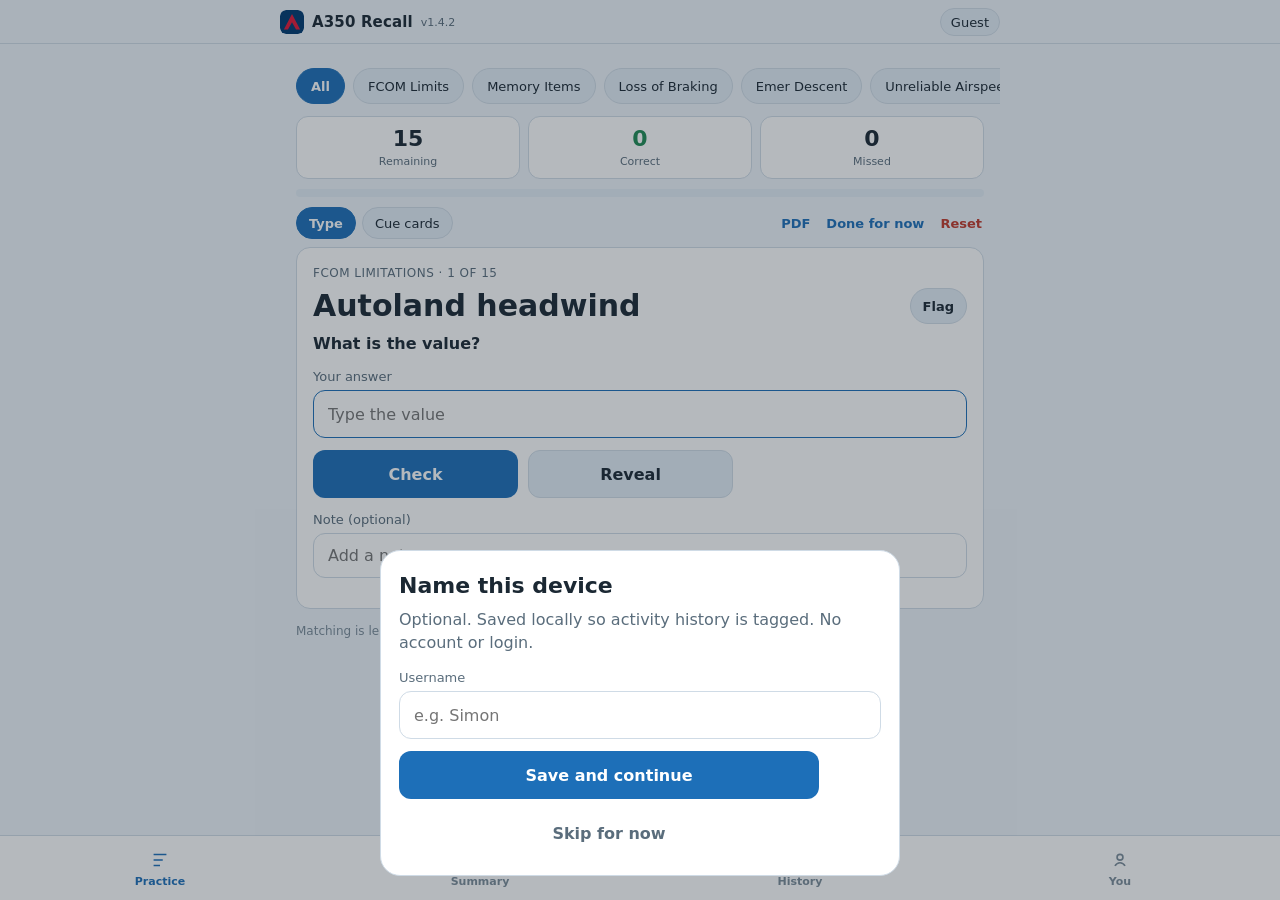
<file: index.html>
<!DOCTYPE html>
<html lang="en">
  <head>
    <meta charset="utf-8" />
    <meta
      name="viewport"
      content="width=device-width, initial-scale=1, viewport-fit=cover"
    />
    <meta name="theme-color" content="#eef4fa" />
    <meta name="apple-mobile-web-app-capable" content="yes" />
    <meta name="apple-mobile-web-app-status-bar-style" content="default" />
    <meta name="apple-mobile-web-app-title" content="A350 Recall" />
    <meta
      name="description"
      content="A350 memory-item recall trainer for phone and iPad. Training use only."
    />
    <title>A350 Recall</title>
    <link rel="manifest" href="./manifest.json" />
    <link rel="icon" href="./icons/icon-192.png" type="image/png" />
    <link rel="apple-touch-icon" href="./icons/apple-touch-icon.png" />
    <link rel="stylesheet" href="./css/app.css" />
  </head>
  <body>
    <div class="app">
      <header class="topbar">
        <div class="topbar-inner">
          <div class="brand">
            <img
              class="delta-icon"
              src="./icons/delta.svg"
              alt=""
              width="24"
              height="24"
            />
            <strong>A350 Recall</strong>
            <span id="app-version">v1.4.2</span>
          </div>
          <button class="user-chip" id="user-chip" data-tab="you" type="button">
            Guest
          </button>
        </div>
      </header>

      <main>
        <section class="page active" data-page="practice">
          <div id="chips" class="chips"></div>
          <div id="stats" class="stats"></div>
          <div id="progress" class="progress"></div>
          <div id="practice-body"></div>
        </section>

        <section class="page" data-page="summary">
          <div id="summary-body"></div>
        </section>

        <section class="page" data-page="history">
          <p class="kicker">Activity</p>
          <h2 style="margin-bottom: 14px">History</h2>
          <div id="history-body"></div>
        </section>

        <section class="page" data-page="you">
          <div id="you-body"></div>
        </section>
      </main>

      <nav class="bottom-nav">
        <button class="nav-btn active" data-tab="practice" type="button">
          <svg viewBox="0 0 24 24" fill="none" stroke="currentColor" stroke-width="1.8">
            <path d="M5 6h14M5 12h10M5 18h7" />
          </svg>
          Practice
        </button>
        <button class="nav-btn" data-tab="summary" type="button">
          <svg viewBox="0 0 24 24" fill="none" stroke="currentColor" stroke-width="1.8">
            <path d="M5 18V10M10 18V6M15 18v-7M20 18V8" />
          </svg>
          Summary
        </button>
        <button class="nav-btn" data-tab="history" type="button">
          <svg viewBox="0 0 24 24" fill="none" stroke="currentColor" stroke-width="1.8">
            <circle cx="12" cy="12" r="8" />
            <path d="M12 8v5l3 2" />
          </svg>
          History
        </button>
        <button class="nav-btn" data-tab="you" type="button">
          <svg viewBox="0 0 24 24" fill="none" stroke="currentColor" stroke-width="1.8">
            <circle cx="12" cy="9" r="3.2" />
            <path d="M6.5 18.5c1.4-2.4 3.3-3.5 5.5-3.5s4.1 1.1 5.5 3.5" />
          </svg>
          You
        </button>
      </nav>
    </div>

    <div class="sheet" id="onboard" hidden>
      <div class="sheet-card">
        <h2>Name this device</h2>
        <p>
          Optional. Saved locally so activity history is tagged. No account or
          login.
        </p>
        <form id="onboard-form">
          <label class="field">
            <span>Username</span>
            <input
              id="onboard-name"
              type="text"
              maxlength="40"
              autocapitalize="words"
              autocomplete="username"
              placeholder="e.g. Simon"
            />
          </label>
          <div class="actions">
            <button class="btn primary" type="submit">Save and continue</button>
            <button class="btn ghost" type="button" data-action="skip-onboard">
              Skip for now
            </button>
          </div>
        </form>
      </div>
    </div>

    <script type="module" src="./js/app.js"></script>
  </body>
</html>
</file>
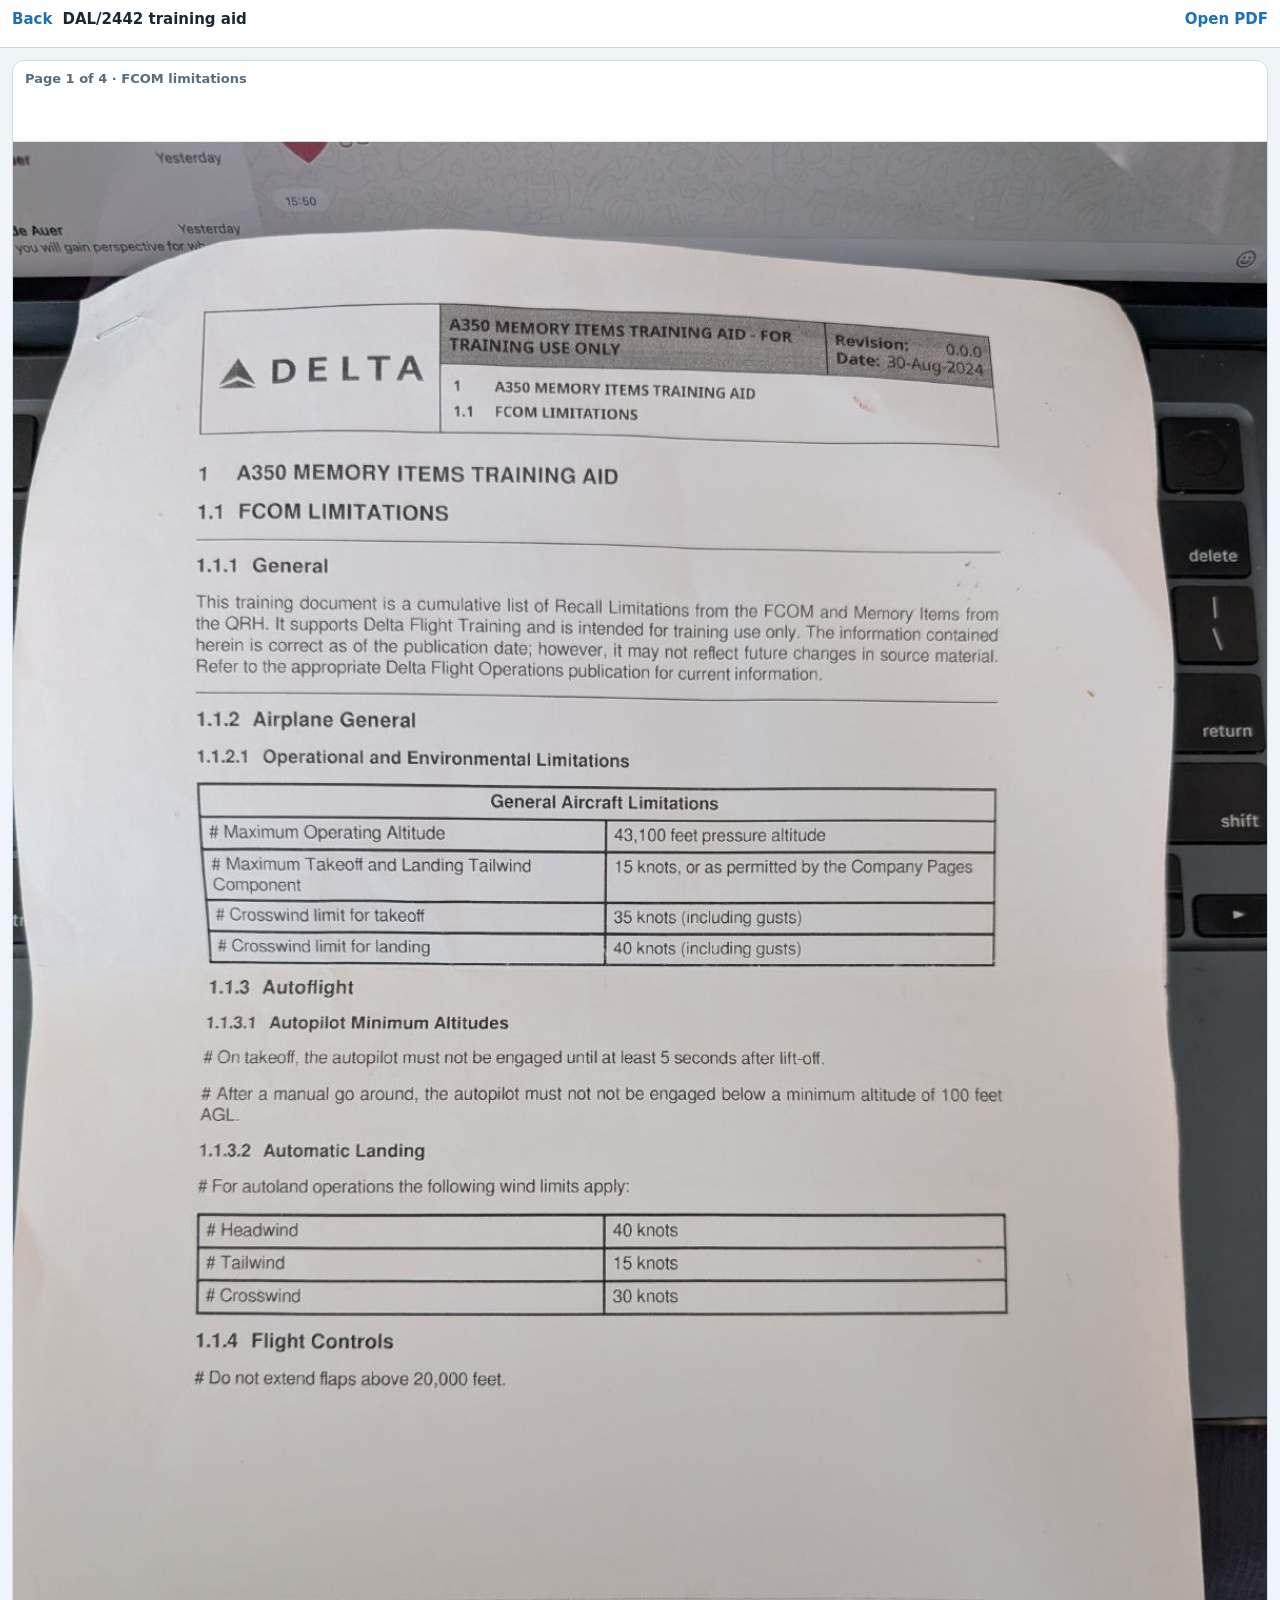
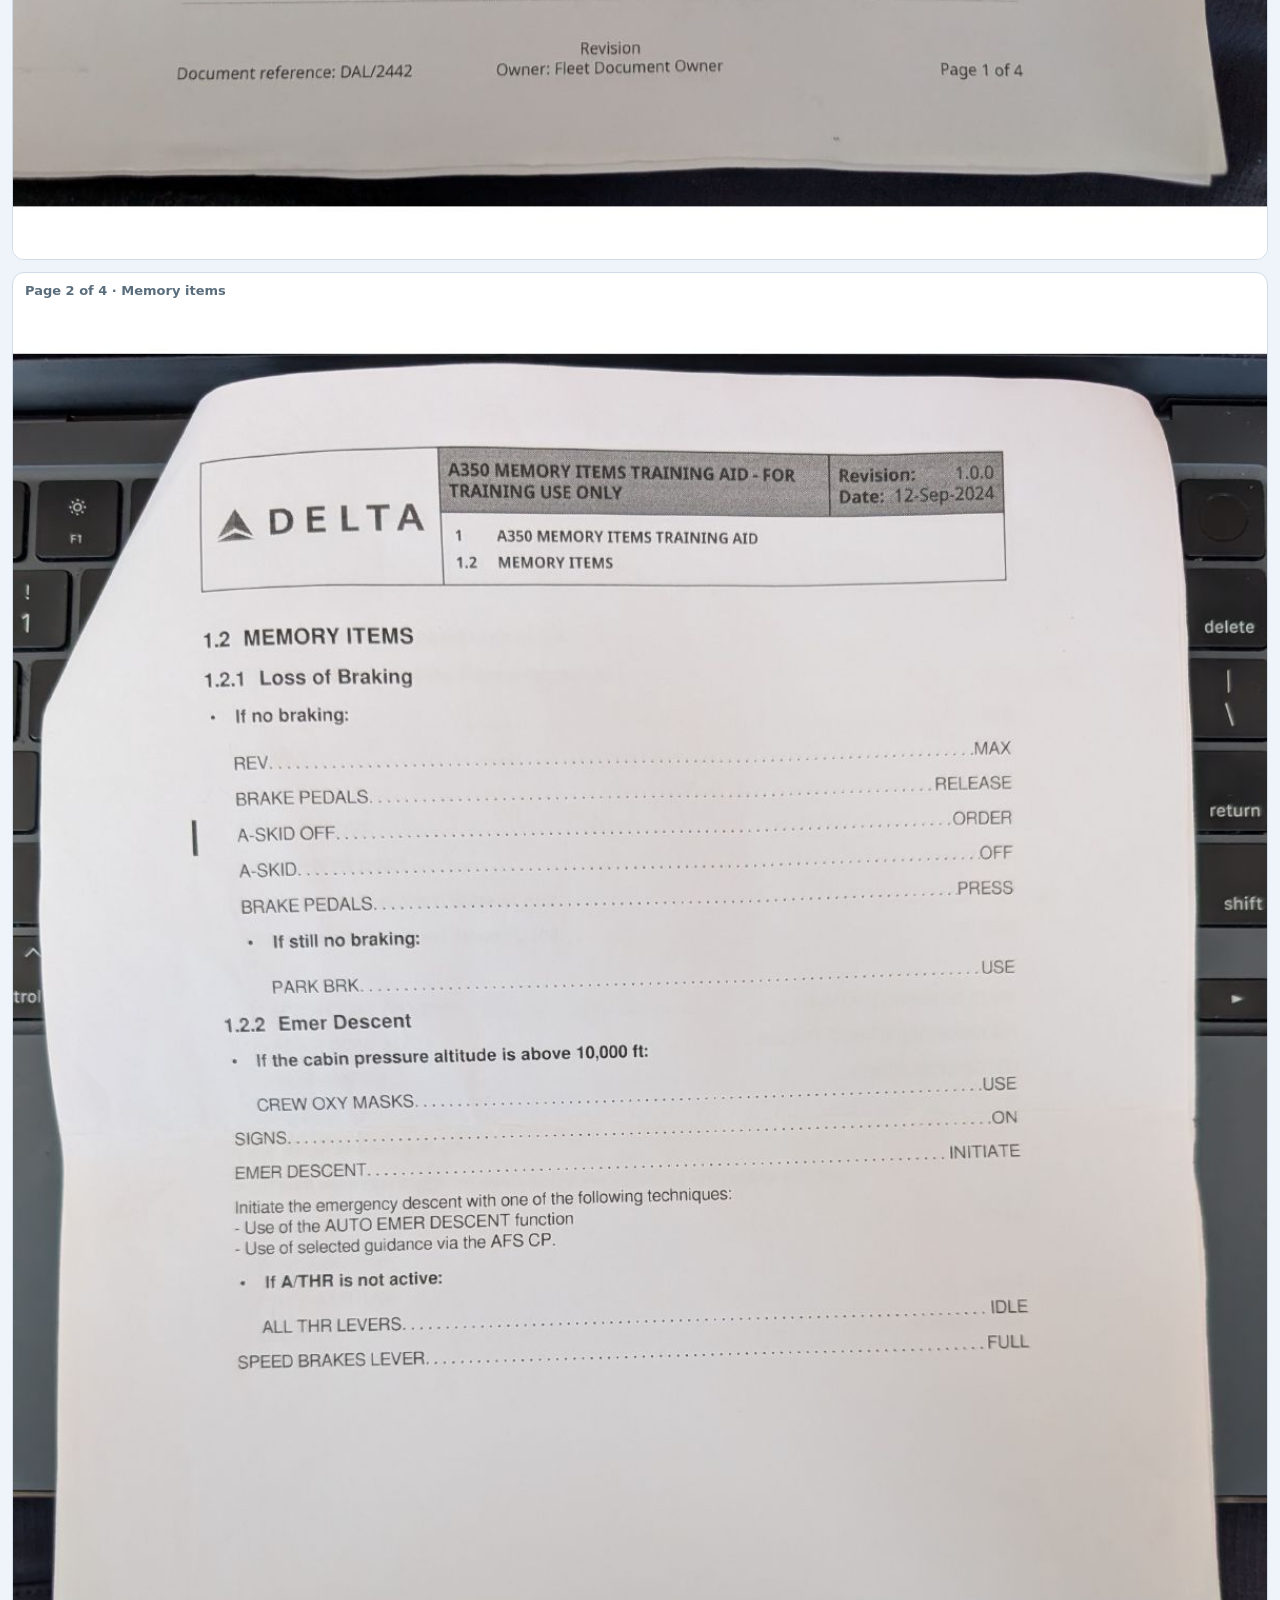
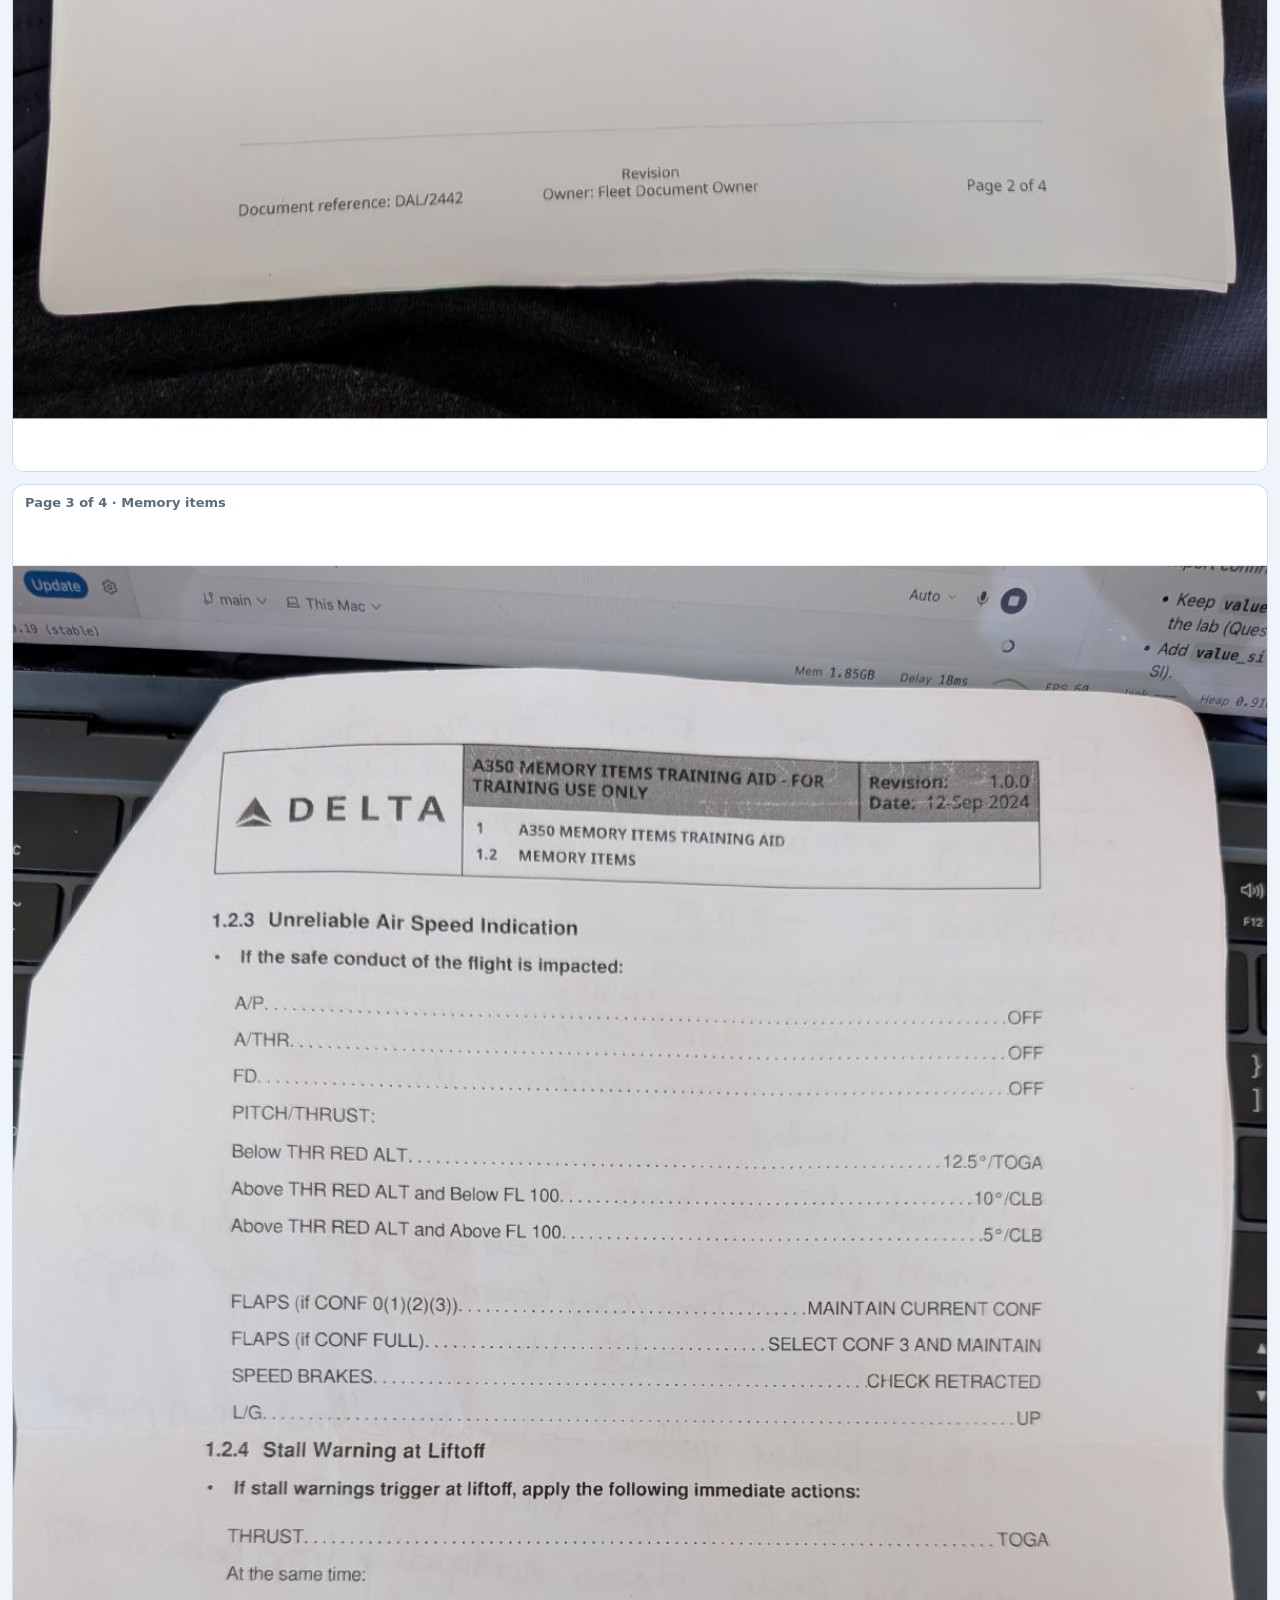
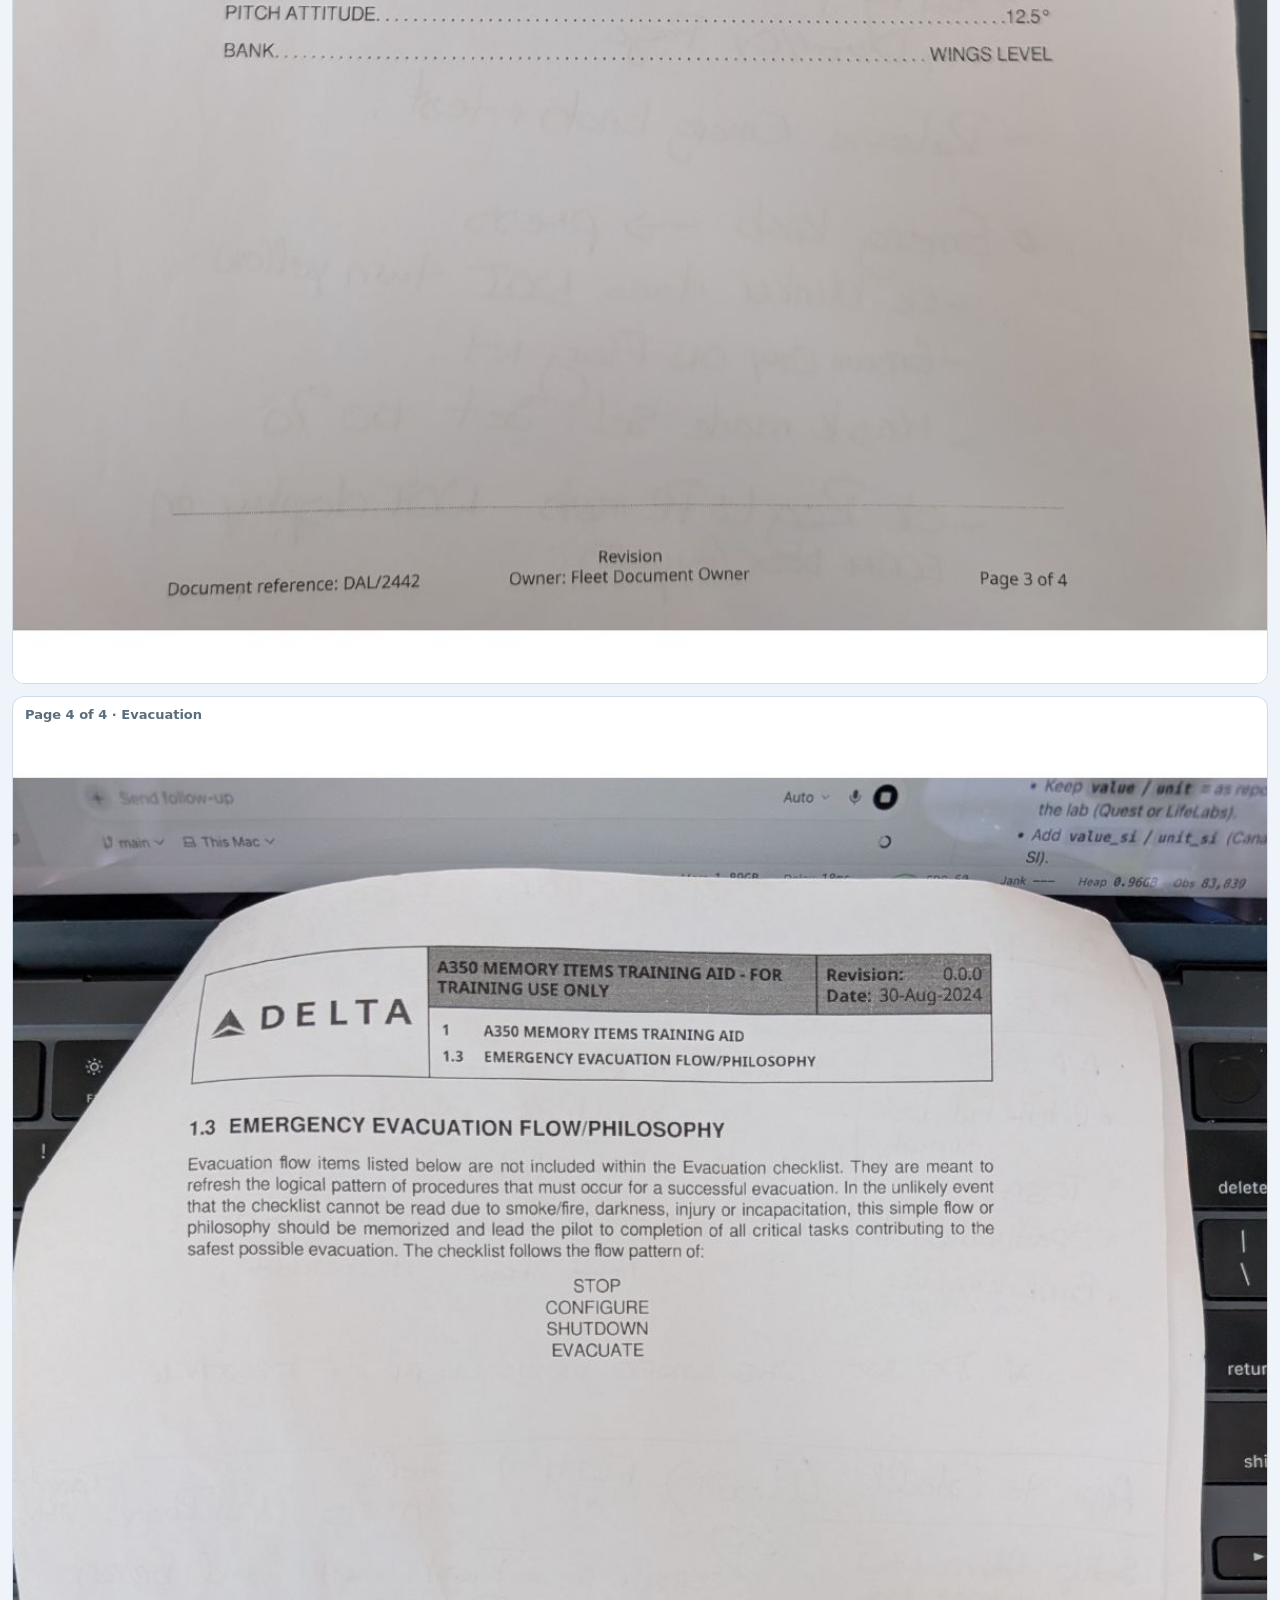
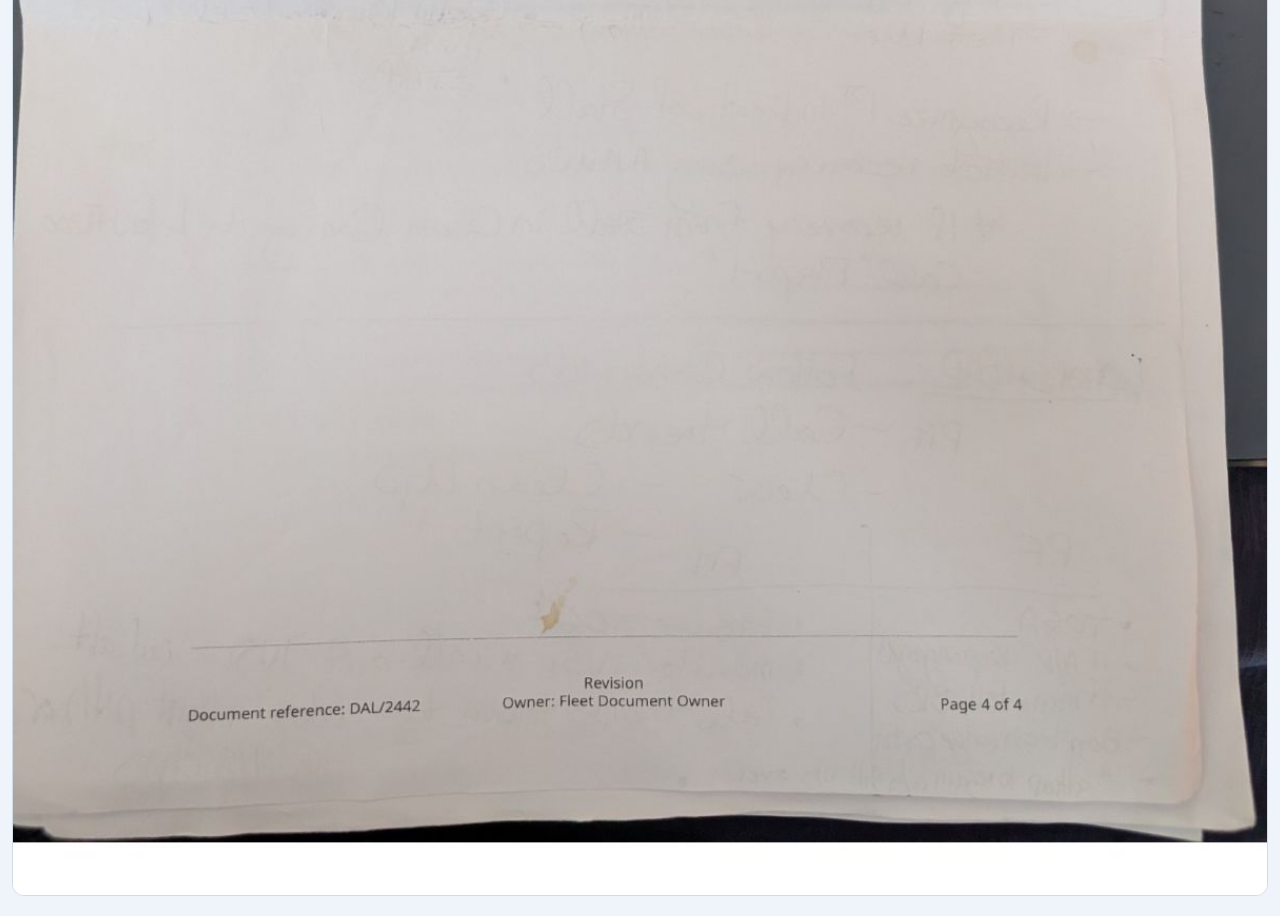
<file: pdf.html>
<!DOCTYPE html>
<html lang="en">
  <head>
    <meta charset="utf-8" />
    <meta
      name="viewport"
      content="width=device-width, initial-scale=1, viewport-fit=cover"
    />
    <meta name="theme-color" content="#eef4fa" />
    <meta name="apple-mobile-web-app-capable" content="yes" />
    <title>DAL/2442 Training Aid</title>
    <style>
      :root {
        color-scheme: light;
      }
      * {
        box-sizing: border-box;
      }
      html,
      body {
        margin: 0;
        min-height: 100%;
        background: #eef4fa;
        color: #1b2833;
        font-family: -apple-system, BlinkMacSystemFont, "SF Pro Text",
          "Segoe UI", system-ui, sans-serif;
      }
      .bar {
        position: sticky;
        top: 0;
        z-index: 2;
        display: flex;
        align-items: center;
        gap: 10px;
        min-height: calc(48px + env(safe-area-inset-top, 0px));
        padding: env(safe-area-inset-top, 0px) 12px 10px;
        background: #fff;
        border-bottom: 1px solid #cfdbe6;
      }
      .bar strong {
        flex: 1;
        font-size: 15px;
      }
      .bar a {
        color: #1d6fb8;
        font-size: 15px;
        font-weight: 650;
        text-decoration: none;
        white-space: nowrap;
      }
      .pages {
        display: flex;
        flex-direction: column;
        gap: 12px;
        padding: 12px 12px calc(20px + env(safe-area-inset-bottom, 0px));
      }
      figure {
        margin: 0;
        background: #fff;
        border: 1px solid #cfdbe6;
        border-radius: 12px;
        overflow: hidden;
      }
      figcaption {
        padding: 10px 12px 0;
        color: #5a6d7c;
        font-size: 13px;
        font-weight: 650;
      }
      img {
        display: block;
        width: 100%;
        height: auto;
      }
    </style>
  </head>
  <body>
    <div class="bar">
      <a href="./">Back</a>
      <strong>DAL/2442 training aid</strong>
      <a href="./docs/delta_memoryitems.pdf">Open PDF</a>
    </div>
    <div class="pages">
      <figure>
        <figcaption>Page 1 of 4 · FCOM limitations</figcaption>
        <img src="./docs/pages/1.jpg" alt="DAL/2442 page 1, FCOM limitations" />
      </figure>
      <figure>
        <figcaption>Page 2 of 4 · Memory items</figcaption>
        <img
          src="./docs/pages/2.jpg"
          alt="DAL/2442 page 2, Loss of Braking and Emer Descent"
        />
      </figure>
      <figure>
        <figcaption>Page 3 of 4 · Memory items</figcaption>
        <img
          src="./docs/pages/3.jpg"
          alt="DAL/2442 page 3, Unreliable Airspeed and Stall at Liftoff"
        />
      </figure>
      <figure>
        <figcaption>Page 4 of 4 · Evacuation</figcaption>
        <img
          src="./docs/pages/4.jpg"
          alt="DAL/2442 page 4, emergency evacuation flow"
        />
      </figure>
    </div>
  </body>
</html>
</file>
<file: css/app.css>
:root {
  --bg: #eef4fa;
  --bg-elevated: #ffffff;
  --bg-card: #ffffff;
  --bg-chip: #e3edf6;
  --text: #1b2833;
  --muted: #5a6d7c;
  --faint: #7b8c99;
  --line: #cfdbe6;
  --accent: #1d6fb8;
  --accent-text: #ffffff;
  --success: #1f8a54;
  --success-bg: #e3f6ec;
  --danger: #c0392b;
  --danger-bg: #fdecea;
  --warn: #b7791f;
  --warn-bg: #fff4d6;
  --nav: #ffffff;
  --radius: 14px;
  --tap: 48px;
  --header-h: 44px;
  --nav-h: 64px;
  --safe-top: env(safe-area-inset-top, 0px);
  --safe-bottom: env(safe-area-inset-bottom, 0px);
  color-scheme: light;
}

*,
*::before,
*::after {
  box-sizing: border-box;
}

html,
body {
  margin: 0;
  min-height: 100%;
  background: var(--bg);
  color: var(--text);
  font-family: -apple-system, BlinkMacSystemFont, "SF Pro Text", "Segoe UI",
    system-ui, sans-serif;
  -webkit-font-smoothing: antialiased;
  -webkit-tap-highlight-color: transparent;
}

body {
  min-height: 100dvh;
}

button,
input,
textarea {
  font: inherit;
  color: inherit;
}

button {
  touch-action: manipulation;
}

.app {
  min-height: 100dvh;
  padding-top: calc(var(--header-h) + var(--safe-top));
  padding-bottom: calc(var(--nav-h) + var(--safe-bottom) + 20px);
}

.topbar {
  position: fixed;
  top: 0;
  left: 0;
  right: 0;
  z-index: 20;
  height: calc(var(--header-h) + var(--safe-top));
  padding: var(--safe-top) 12px 0;
  background: rgba(238, 244, 250, 0.94);
  backdrop-filter: blur(16px);
  border-bottom: 1px solid var(--line);
}

.topbar-inner {
  display: flex;
  align-items: center;
  justify-content: space-between;
  gap: 10px;
  width: 100%;
  max-width: 720px;
  height: var(--header-h);
  margin: 0 auto;
}

.delta-icon {
  display: block;
  width: 24px;
  height: 24px;
  flex: 0 0 auto;
  border-radius: 6px;
}

.brand {
  display: flex;
  flex-direction: row;
  align-items: center;
  gap: 8px;
  min-width: 0;
}

.brand strong {
  font-size: 15px;
  font-weight: 650;
  letter-spacing: 0.01em;
}

.brand span {
  font-size: 11px;
  color: var(--muted);
  white-space: nowrap;
}

.user-chip {
  flex: 0 0 auto;
  max-width: 34vw;
  height: 28px;
  padding: 0 10px;
  border: 1px solid var(--line);
  border-radius: 999px;
  background: var(--bg-chip);
  color: var(--text);
  font-size: 13px;
  white-space: nowrap;
  overflow: hidden;
  text-overflow: ellipsis;
}

.page {
  display: none;
  width: 100%;
  max-width: 720px;
  margin: 0 auto;
  padding: 10px 16px 28px;
}

.page.active {
  display: block;
}

.chips {
  display: flex;
  gap: 8px;
  overflow-x: auto;
  margin: 0 -16px 10px;
  padding: 0 16px 2px;
  scrollbar-width: none;
  -webkit-overflow-scrolling: touch;
}

.chips::-webkit-scrollbar {
  display: none;
}

.chip {
  flex: 0 0 auto;
  height: 36px;
  padding: 0 14px;
  border: 1px solid var(--line);
  border-radius: 999px;
  background: var(--bg-chip);
  color: var(--text);
  font-size: 13px;
}

.chip.active {
  background: var(--accent);
  border-color: var(--accent);
  color: var(--accent-text);
  font-weight: 650;
}

.stats {
  display: grid;
  grid-template-columns: repeat(3, 1fr);
  gap: 8px;
  margin-bottom: 10px;
}

.stat {
  background: var(--bg-card);
  border: 1px solid var(--line);
  border-radius: 12px;
  padding: 10px 8px;
  text-align: center;
}

.stat b {
  display: block;
  font-size: 22px;
  font-weight: 650;
  line-height: 1.1;
}

.stat span {
  display: block;
  margin-top: 4px;
  color: var(--muted);
  font-size: 11px;
}

.stat.good b {
  color: var(--success);
}

.stat.warn b {
  color: var(--warn);
}

.stat.bad b {
  color: var(--danger);
}

.progress {
  height: 8px;
  margin-bottom: 10px;
  border-radius: 999px;
  background: var(--bg-chip);
  overflow: hidden;
  display: flex;
}

.progress i {
  display: block;
  height: 100%;
}

.progress .ok {
  background: var(--success);
}

.progress .miss {
  background: var(--danger);
}

.card {
  background: var(--bg-card);
  border: 1px solid var(--line);
  border-radius: var(--radius);
  padding: 18px 16px;
}

.kicker {
  margin: 0 0 8px;
  color: var(--muted);
  font-size: 12px;
  letter-spacing: 0.04em;
  text-transform: uppercase;
}

.context {
  margin: 0 0 8px;
  color: var(--muted);
  font-size: 14px;
}

h1,
h2,
p {
  margin: 0;
}

h2 {
  font-size: 26px;
  line-height: 1.2;
  font-weight: 650;
}

.ask {
  margin: 10px 0 16px;
  font-size: 16px;
  font-weight: 650;
}

label.field {
  display: block;
  margin-bottom: 12px;
}

label.field span {
  display: block;
  margin-bottom: 6px;
  color: var(--muted);
  font-size: 13px;
}

input[type="text"] {
  width: 100%;
  min-height: var(--tap);
  padding: 12px 14px;
  border: 1px solid var(--line);
  border-radius: 12px;
  background: var(--bg-elevated);
  font-size: 16px;
  outline: none;
}

input[type="text"]:focus,
textarea:focus {
  border-color: var(--accent);
}

textarea {
  width: 100%;
  min-height: 168px;
  padding: 12px 14px;
  border: 1px solid var(--line);
  border-radius: 12px;
  background: var(--bg-elevated);
  font-size: 16px;
  line-height: 1.45;
  resize: vertical;
}

.recite {
  margin: 0 0 10px;
  line-height: 1.45;
}

.steps {
  margin: 0;
  padding-left: 1.2em;
  line-height: 1.45;
}

.steps li + li {
  margin-top: 4px;
}

.actions {
  display: flex;
  flex-direction: column;
  gap: 10px;
}

.toolbar {
  display: flex;
  justify-content: space-between;
  align-items: center;
  flex-wrap: wrap;
  gap: 6px 10px;
  margin-bottom: 8px;
}

.format-row {
  display: flex;
  gap: 6px;
}

.format-row .chip {
  height: 32px;
  padding: 0 12px;
}

.toolbar-links {
  display: flex;
  align-items: center;
  gap: 12px;
  margin-left: auto;
}

.tool-link {
  appearance: none;
  display: inline-flex;
  align-items: center;
  justify-content: center;
  min-height: 32px;
  padding: 4px 2px;
  border: 0;
  background: transparent;
  color: var(--accent);
  font-size: 13px;
  font-weight: 650;
  text-decoration: none;
  white-space: nowrap;
}

.tool-link.reset {
  color: var(--danger);
}

.btn {
  width: 100%;
  min-height: var(--tap);
  padding: 12px 16px;
  border: 0;
  border-radius: 12px;
  font-size: 16px;
  font-weight: 650;
}

a.btn {
  display: inline-flex;
  align-items: center;
  justify-content: center;
  text-decoration: none;
  box-sizing: border-box;
}

.btn.compact {
  width: auto;
  min-width: 88px;
}

.q-head {
  display: flex;
  align-items: flex-start;
  gap: 10px;
}

.q-head h2 {
  flex: 1;
  min-width: 0;
}

.flag-btn {
  flex: 0 0 auto;
  height: 36px;
  min-height: 36px;
  width: auto;
  padding: 0 12px;
  border: 1px solid var(--line);
  border-radius: 999px;
  background: var(--bg-chip);
  color: var(--text);
  font-size: 13px;
  font-weight: 650;
}

.flag-btn.active {
  background: var(--accent);
  border-color: var(--accent);
  color: var(--accent-text);
}

.note-field {
  margin-top: 14px;
  margin-bottom: 0;
}

.note-field input {
  min-height: 40px;
}

.flagged-list {
  margin: 16px 0 0;
  padding: 14px 0 0;
  border-top: 1px solid var(--line);
}

.flagged-list h3,
.miss-list h3 {
  margin: 0 0 10px;
  font-size: 14px;
  font-weight: 650;
}

.flag-note {
  display: inline-block;
  margin-top: 4px;
  color: var(--accent);
  font-size: 13px;
}

.btn.primary {
  background: var(--accent);
  color: var(--accent-text);
}

.btn.secondary {
  background: var(--bg-chip);
  color: var(--text);
  border: 1px solid var(--line);
}

.btn.ghost {
  background: transparent;
  color: var(--muted);
}

.btn.danger {
  background: var(--danger-bg);
  color: #8c241c;
}

.btn:disabled {
  opacity: 0.45;
}

.row-actions {
  display: grid;
  grid-template-columns: 1fr 1fr;
  gap: 10px;
}

.note {
  margin-top: 14px;
  color: var(--faint);
  font-size: 12px;
  line-height: 1.45;
}

.cue {
  min-height: min(48vh, 380px);
  user-select: none;
  touch-action: manipulation;
}

.cue-inner {
  min-height: min(48vh, 380px);
}

.cue-face {
  min-height: min(48vh, 380px);
  padding: 18px 16px 16px;
  border: 1px solid var(--line);
  border-radius: var(--radius);
  background: var(--bg-card);
}

.cue-front {
  display: flex;
  flex-direction: column;
}

.cue.flipped .cue-front {
  display: none;
}

.cue-back {
  display: none;
  flex-direction: column;
  animation: cue-in 0.28s ease;
}

.cue.flipped .cue-back {
  display: flex;
}

@keyframes cue-in {
  from {
    opacity: 0.4;
    transform: rotateY(-70deg);
  }
  to {
    opacity: 1;
    transform: none;
  }
}

.cue-hint {
  margin-top: auto;
  padding-top: 24px;
  color: var(--faint);
  font-size: 13px;
  font-weight: 650;
}

.cue-answer {
  margin: 12px 0 16px;
  line-height: 1.45;
}

.cue-back .row-actions {
  margin-top: auto;
}

.banner {
  margin-bottom: 14px;
  padding: 14px;
  border-radius: 12px;
}

.banner.ok {
  background: var(--success-bg);
  color: #145c38;
}

.banner.bad {
  background: var(--danger-bg);
  color: #8c241c;
}

.banner strong {
  display: block;
  margin-bottom: 6px;
}

.typed {
  margin: 0 0 14px;
  color: var(--muted);
  font-size: 13px;
}

.list {
  display: flex;
  flex-direction: column;
  gap: 10px;
}

.session {
  width: 100%;
  text-align: left;
  background: var(--bg-card);
  border: 1px solid var(--line);
  border-radius: var(--radius);
  padding: 14px;
}

.session-top {
  display: flex;
  justify-content: space-between;
  gap: 12px;
  align-items: baseline;
}

.session-top strong {
  font-size: 16px;
}

.score {
  font-variant-numeric: tabular-nums;
  color: var(--accent);
  font-weight: 650;
}

.meta {
  margin-top: 6px;
  color: var(--muted);
  font-size: 13px;
}

.miss-list {
  margin: 12px 0 0;
  padding: 12px 0 0;
  border-top: 1px solid var(--line);
}

.miss-list p {
  margin-bottom: 10px;
}

.miss-list p:last-child {
  margin-bottom: 0;
}

.miss-list .q {
  color: var(--text);
  font-weight: 650;
}

.miss-list .a {
  color: var(--muted);
}

.empty {
  padding: 28px 8px;
  color: var(--muted);
  text-align: center;
}

.bottom-nav {
  position: fixed;
  left: 0;
  right: 0;
  bottom: 0;
  z-index: 20;
  display: grid;
  grid-template-columns: repeat(4, 1fr);
  min-height: calc(var(--nav-h) + var(--safe-bottom));
  padding-bottom: var(--safe-bottom);
  background: var(--nav);
  border-top: 1px solid var(--line);
}

.nav-btn {
  display: flex;
  flex-direction: column;
  align-items: center;
  justify-content: center;
  gap: 4px;
  min-height: var(--nav-h);
  border: 0;
  background: transparent;
  color: var(--faint);
  font-size: 11px;
  font-weight: 650;
}

.nav-btn.active {
  color: var(--accent);
}

.nav-btn svg {
  width: 22px;
  height: 22px;
}

.sheet {
  display: none;
  position: fixed;
  inset: 0;
  z-index: 40;
  background: rgba(27, 40, 51, 0.32);
  padding: 24px 16px calc(24px + var(--safe-bottom));
  align-items: flex-end;
}

.sheet.open {
  display: flex;
}

.sheet[hidden] {
  display: none !important;
}

.sheet-card {
  width: 100%;
  max-width: 520px;
  margin: 0 auto;
  background: var(--bg-elevated);
  border: 1px solid var(--line);
  border-radius: 20px;
  padding: 22px 18px 18px;
}

.sheet-card h2 {
  font-size: 22px;
  margin-bottom: 8px;
}

.sheet-card p {
  color: var(--muted);
  margin-bottom: 16px;
  line-height: 1.45;
}

@media (min-width: 768px) {
  .page {
    padding-top: 24px;
  }

  h2 {
    font-size: 30px;
  }

  .row-actions,
  .actions {
    max-width: 420px;
  }
}

.summary-legend {
  display: flex;
  flex-wrap: wrap;
  gap: 8px 12px;
  margin: 10px 0 16px;
  color: var(--muted);
  font-size: 12px;
}

.summary-legend span {
  display: inline-flex;
  align-items: center;
  gap: 6px;
}

.summary-legend i {
  width: 10px;
  height: 10px;
  border-radius: 999px;
}

.summary-legend .good {
  background: var(--success);
}

.summary-legend .ok {
  background: var(--warn);
}

.summary-legend .weak {
  background: var(--danger);
}

.summary-legend .none {
  background: var(--line);
}

.summary-section {
  margin-bottom: 12px;
  border: 1px solid var(--line);
  border-radius: var(--radius);
  overflow: hidden;
  background: var(--bg-card);
}

.summary-section > header,
.summary-row {
  display: flex;
  align-items: baseline;
  justify-content: space-between;
  gap: 10px;
  padding: 12px 14px;
}

.summary-section > header {
  border-bottom: 1px solid var(--line);
}

.summary-section.good {
  background: var(--success-bg);
  border-color: #b7e0c8;
}

.summary-section.ok {
  background: var(--warn-bg);
  border-color: #ead59a;
}

.summary-section.weak {
  background: var(--danger-bg);
  border-color: #f3c2bc;
}

.summary-section.none {
  background: var(--bg-card);
}

.summary-section h3 {
  margin: 0;
  font-size: 16px;
  font-weight: 650;
}

.summary-meta {
  color: var(--muted);
  font-size: 12px;
  font-variant-numeric: tabular-nums;
  white-space: nowrap;
}

.summary-row {
  background: rgba(255, 255, 255, 0.55);
  border-top: 1px solid rgba(207, 219, 230, 0.8);
}

.summary-row:first-of-type {
  border-top: 0;
}

.summary-row.good .q,
.summary-row.good .summary-meta {
  color: var(--success);
}

.summary-row.ok .q,
.summary-row.ok .summary-meta {
  color: var(--warn);
}

.summary-row.weak .q,
.summary-row.weak .summary-meta {
  color: var(--danger);
}

.summary-row .q {
  font-size: 14px;
  font-weight: 650;
  line-height: 1.3;
}
</file>
